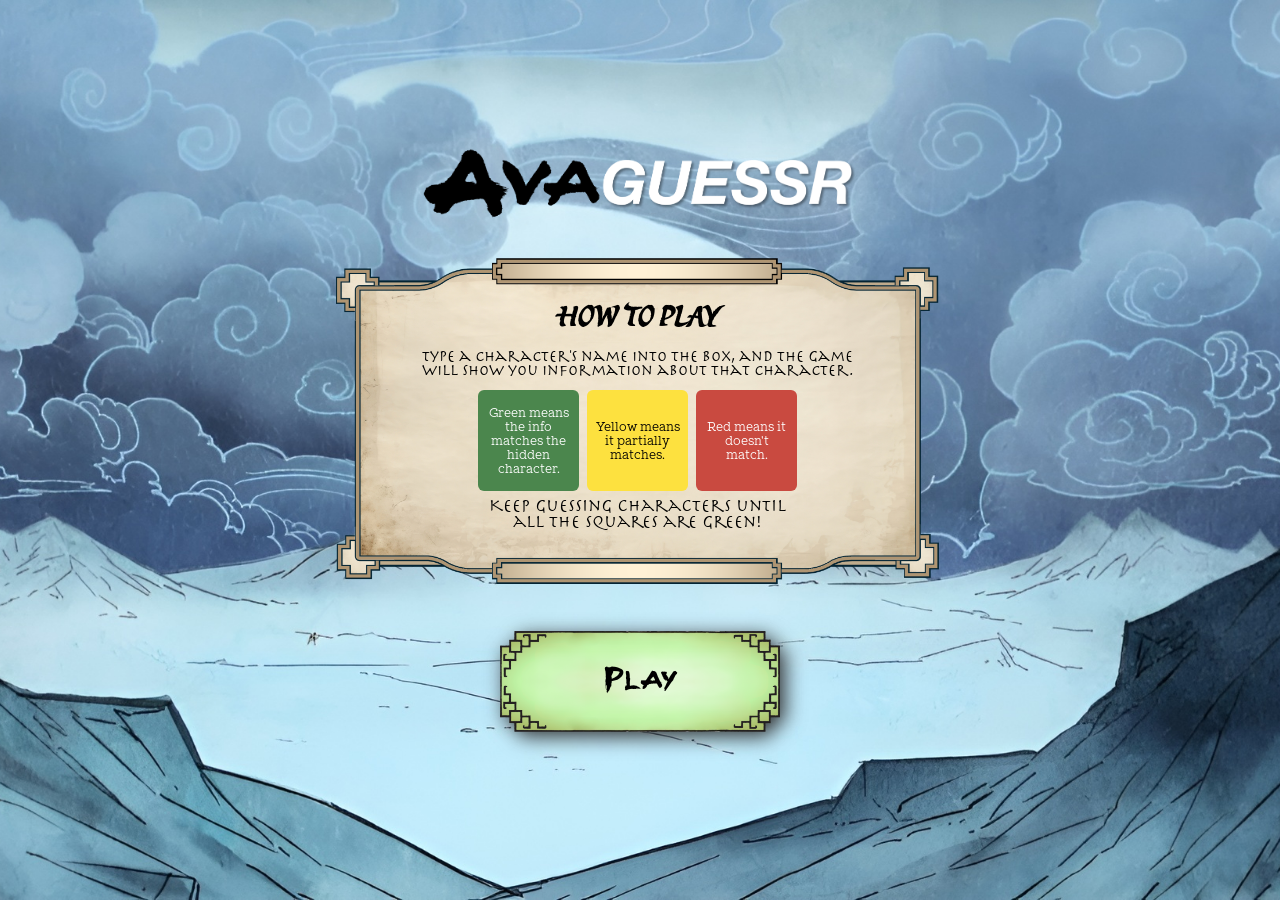
<file: game1.html>
<!DOCTYPE html>
<html lang="en">
<head>
    <meta charset="UTF-8">
    <meta name="viewport" content="width=device-width, initial-scale=1.0">
    <title>Character Guessr - Avatar Edition</title>
    <link rel="stylesheet" href="assets/css/game1.css">
</head>
<body>
    <!-- Game container -->
    <main class="game-container">
        <!-- Game logo and instructions -->
        <div class="game-intro">
            <!-- TODO: Replace with actual game logo -->
            <a href="game1.html">
                <img src="assets/images/game1images/gamelogo.png" alt="Character Guessr Logo" class="game-logo">
            </a>
        </div>

        <!-- Game settings -->
        <div class="game-settings" id="gameSettings">
            <div class="game-instructions">
                <h2 class="instructions-title">HOW TO PLAY</h2>
                <p>Type a character's name into the box, and the game will show you information about that character.</p>
                
                <div class="instruction-boxes">
                    <div class="instruction-box green">
                        Green means the info matches the hidden character.
                    </div>
                    <div class="instruction-box yellow">
                        Yellow means it partially matches.
                    </div>
                    <div class="instruction-box red">
                        Red means it doesn't match.
                    </div>
                </div>
                
                <p>Keep guessing characters until<br>all the squares are green!</p>
            </div>
            <button id="playButton" class="play-button" disabled>Play</button>

        </div>

        <!-- Game area (hidden until play is clicked) -->
        <div class="game-area" id="gameArea" style="display: none;">
            <div class="game-controls">
                <button id="howToPlayButton" class="control-button">How to Play</button>
                <button id="hintButton" class="control-button">Hint</button>
                <button id="giveUpButton" class="give-up-button">Give Up</button>
            </div>
            <!-- Hint display container -->
            <div id="hintDisplay" class="hint-display" style="display: none;">
                <div class="hint-content">
                    <span class="hint-title">Hint 1:</span>
                    <span class="hint-text"></span>
                </div>
            </div>
            <div class="guess-input-container">
                <div class="input-wrapper">
                    <input type="text" id="characterInput" placeholder="Enter character name...">
                    <div id="autoComplete" class="autocomplete-items"></div>
                </div>
                <button id="submitGuess" class="submit-arrow" aria-label="Submit guess">→</button>
            </div>
            <div id="columnHint" class="column-hint" style="display: none;">
                Click the column headers to see all possible values
            </div>
            <div id="guessRows" class="guess-rows"></div>
            <div id="scrollHint" class="scroll-hint" style="display: none;">
                Scroll →
            </div>
            <div id="gameComplete" class="game-complete" style="display: none;">
                <div id="characterImageWrapper" class="character-image-wrapper">
                    <img id="characterImage" class="character-image" alt="Character" style="display: none;">
                </div>
                <p id="successMessage"></p>
                <button id="gameCompleteSettingsButton" class="settings-button">Settings</button>
                <button id="replayButton" class="replay-button">Play Again</button>
                
            </div>
        </div>

        <!-- Instructions Overlay -->
        <div id="instructionsOverlay" class="instructions-overlay" style="display: none;">
            <div class="overlay-content">
                <button id="closeInstructions" class="close-button">&times;</button>
                <div class="game-instructions">
                    <h2 class="instructions-title">HOW TO PLAY</h2>
                    <p>Type a character's name into the box, and the game will show you information about that character.</p>
                    
                    <div class="instruction-boxes">
                        <div class="instruction-box green">
                            Green means the info matches the hidden character.
                        </div>
                        <div class="instruction-box yellow">
                            Yellow means it partially matches.
                        </div>
                        <div class="instruction-box red">
                            Red means it doesn't match.
                        </div>
                    </div>
                    
                    <p>Keep guessing characters until<br>all the squares are green!</p>
                </div>
            </div>
        </div>

        <!-- Column Info Overlay -->
        <div id="columnInfoOverlay" class="column-info-overlay">
            <div class="column-info-content">
                <button id="closeColumnInfo" class="column-info-close">&times;</button>
                <h2 id="columnInfoTitle" class="column-info-title"></h2>
                <ul id="columnInfoList" class="column-info-list"></ul>
            </div>
        </div>
    </main>

    <!-- Settings Modal Overlay -->
    <div id="settingsModal" class="settings-modal" style="display: none;">
        <div class="settings-modal-content">
            <span class="settings-close">&times;</span>
            <h2 class="settings-title">Settings</h2>
            <div class="difficulty-section">
                <div class="difficulty-buttons">
                    <button id="easyBtn" class="difficulty-btn">Easy</button>
                    <button id="mediumBtn" class="difficulty-btn selected">Medium</button>
                    <button id="hardBtn" class="difficulty-btn">Hard</button>
                </div>
                <p id="difficultyDescription" class="difficulty-description">Even mix of main and side characters.</p>
            </div>
            <p class="checkbox-header">Include Characters from:</p>
            <div class="checkbox-container">
                <div class="checkbox-group">
                    <input type="checkbox" id="atla" checked>
                    <label for="atla">Avatar: The Last Airbender</label>
                </div>
                
                <div class="checkbox-group">
                    <input type="checkbox" id="lok" checked>
                    <label for="lok">The Legend of Korra</label>
                </div>

                <div class="checkbox-group has-submenu">
                    <input type="checkbox" id="comics" checked>
                    <label for="comics">Comics</label>
                    <div class="submenu">
                            <div class="checkbox-group">
                                <input type="checkbox" id="avatar-comics" checked>
                                <label for="avatar-comics">Avatar Comics</label>
                            </div>
                            <div class="checkbox-group">
                                <input type="checkbox" id="korra-comics" checked>
                                <label for="korra-comics">Korra Comics</label>
                            </div>
                        </div>
                    </div>
                    
                    <div class="checkbox-group has-submenu">
                        <input type="checkbox" id="novels" checked>
                        <label for="novels">Novels</label>
                        <div class="submenu">
                            <div class="checkbox-group">
                                <input type="checkbox" id="kyoshi-novels" checked>
                                <label for="kyoshi-novels">Kyoshi Novels</label>
                            </div>
                            <div class="checkbox-group">
                                <input type="checkbox" id="yangchen-novels" checked>
                                <label for="yangchen-novels">Yangchen Novels</label>
                            </div>
                            <div class="checkbox-group">
                                <input type="checkbox" id="roku-novels" checked>
                                <label for="roku-novels">Roku Novels</label>
                            </div>
                            <div class="checkbox-group">
                                <input type="checkbox" id="avatar-novels" checked>
                                <label for="avatar-novels">Avatar Novels</label>
                            </div>
                        </div>
                    </div>
                </div>
                <button id="settingsPlayButton" class="settings-play-button">Play</button>
            </div>
        </div>
    </div>

    <script src="assets/js/game1.js"></script>
</body>
</html>
</file>
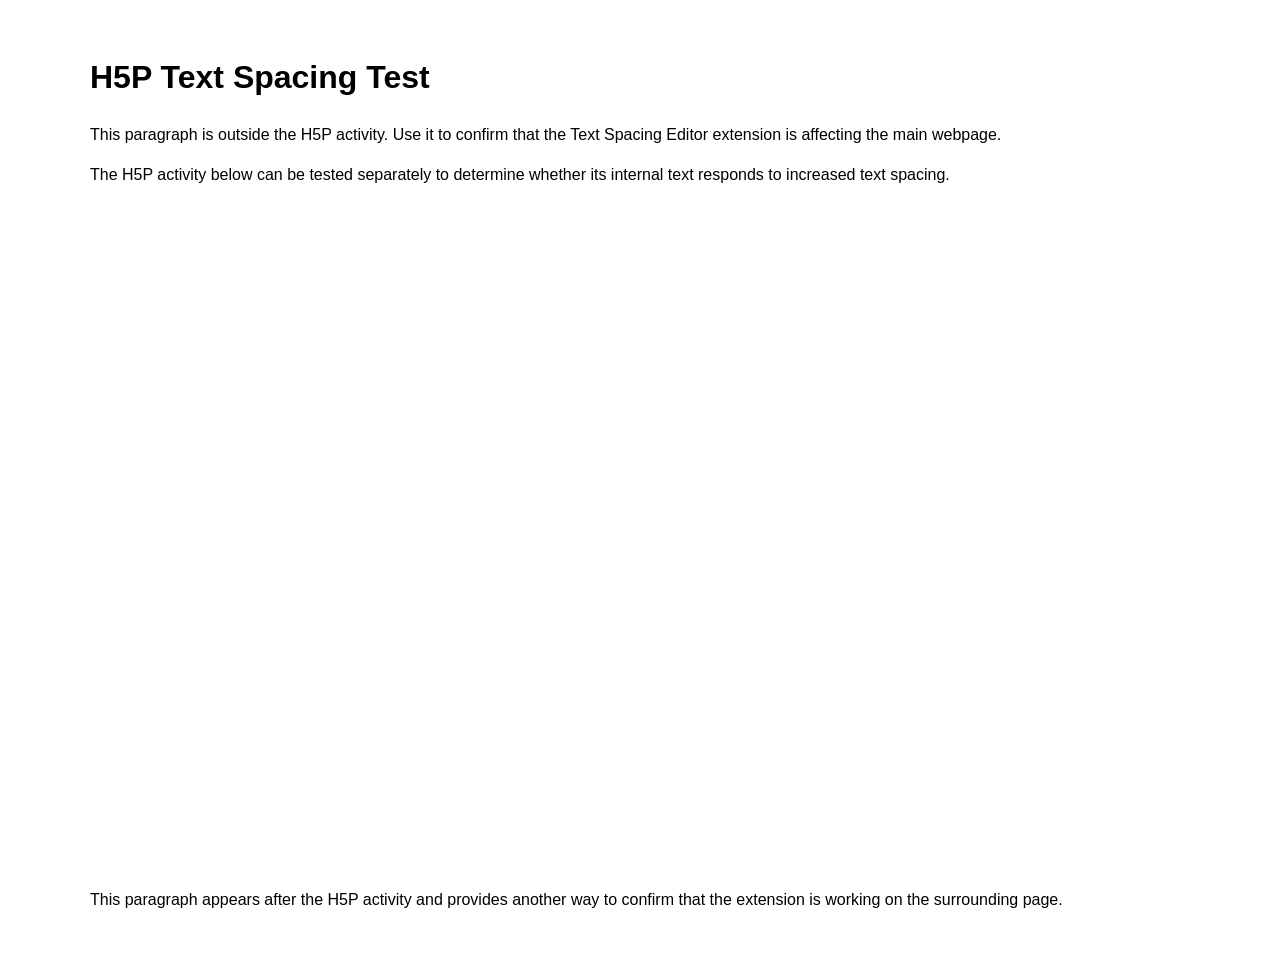
<file: linespacing.html>
<!DOCTYPE html>
<html lang="en">
<head>
  <meta charset="UTF-8">
  <meta name="viewport" content="width=device-width, initial-scale=1.0">

  <title>H5P Text Spacing Test</title>

  <style>
    * {
      box-sizing: border-box;
    }

    body {
      margin: 0;
      padding: 2rem;
      font-family: Arial, sans-serif;
      line-height: 1.5;
    }

    main {
      max-width: 1100px;
      margin: 0 auto;
    }

    .h5p-wrapper {
      width: 100%;
      max-width: 1088px;
      margin: 2rem auto;
    }

    .h5p-wrapper iframe {
      display: block;
      width: 100%;
      max-width: 1088px;
      min-height: 637px;
      border: 0;
    }
  </style>
</head>

<body>
  <main>
    <h1>H5P Text Spacing Test</h1>

    <p>
      This paragraph is outside the H5P activity. Use it to confirm that the
      Text Spacing Editor extension is affecting the main webpage.
    </p>

    <p>
      The H5P activity below can be tested separately to determine whether its
      internal text responds to increased text spacing.
    </p>

    <div class="h5p-wrapper">
      <iframe
        src="https://byu.h5p.com/content/1293012129463152358/embed"
        width="1088"
        height="637"
        frameborder="0"
        allowfullscreen="allowfullscreen"
        allow="autoplay *; geolocation *; microphone *; camera *; midi *; encrypted-media *"
        title="Test line spacing">
      </iframe>
    </div>

    <p>
      This paragraph appears after the H5P activity and provides another way
      to confirm that the extension is working on the surrounding page.
    </p>
  </main>

  <script
    src="https://byu.h5p.com/js/h5p-resizer.js"
    charset="UTF-8">
  </script>
</body>
</html>
</file>
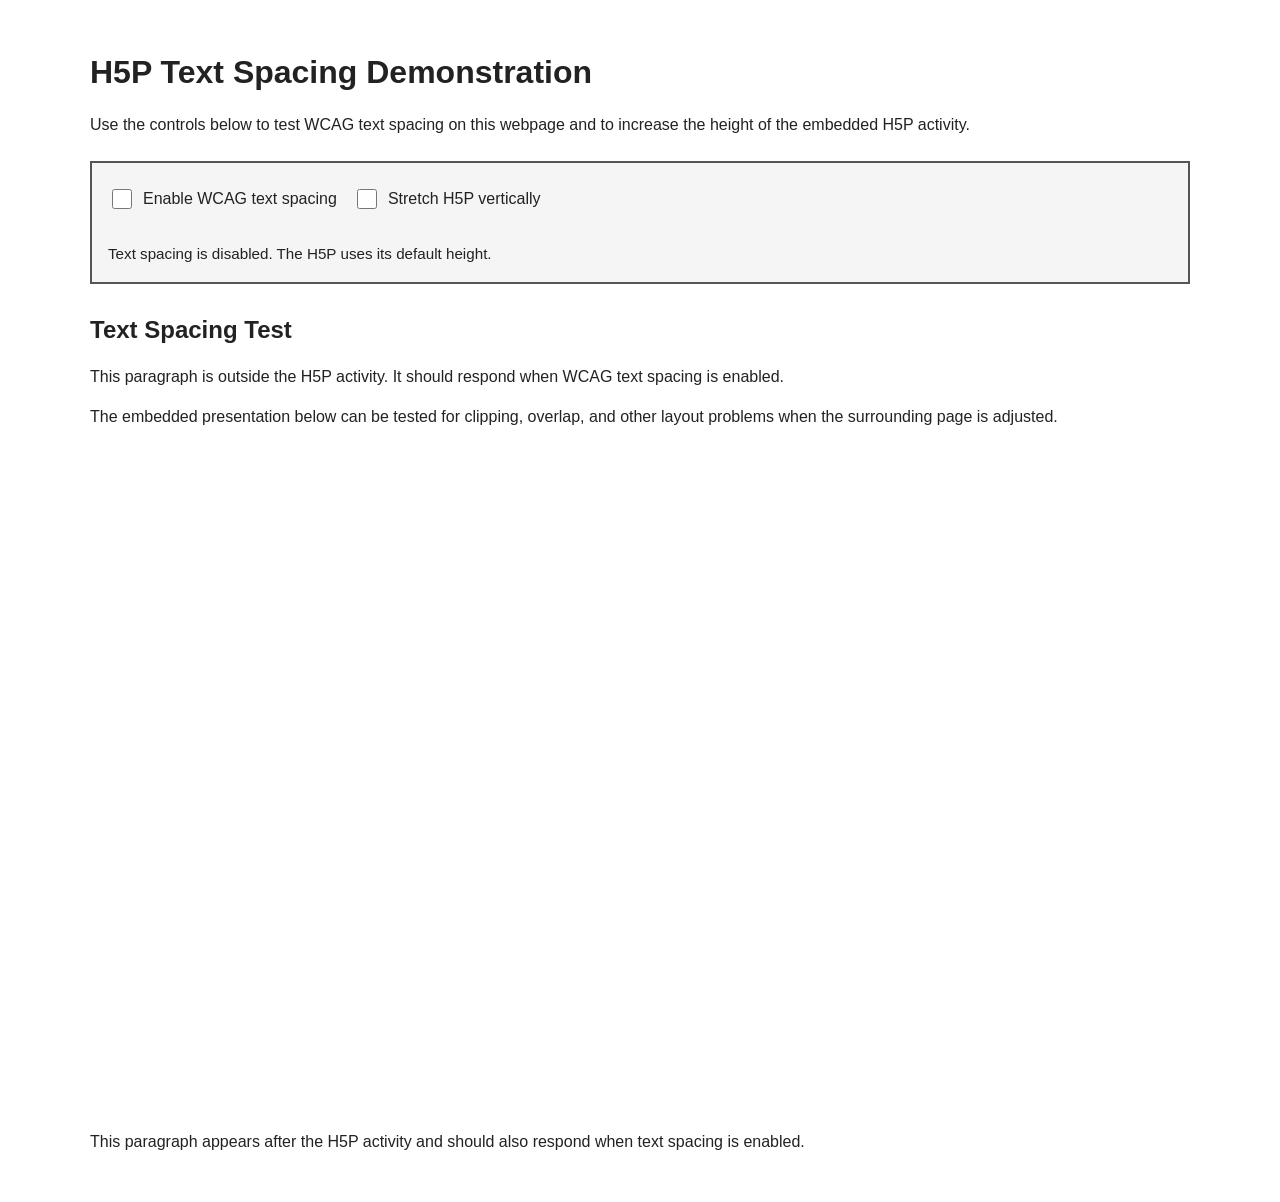
<file: linespacing2.html>
<!DOCTYPE html>
<html lang="en">
<head>
  <meta charset="UTF-8">
  <meta name="viewport" content="width=device-width, initial-scale=1.0">

  <title>H5P Text Spacing Demonstration</title>

  <style>
    * {
      box-sizing: border-box;
    }

    body {
      margin: 0;
      padding: 2rem;
      font-family: Arial, sans-serif;
      font-size: 1rem;
      line-height: 1.5;
      color: #222;
      background: #fff;
    }

    header,
    main {
      width: 100%;
      max-width: 1100px;
      margin: 0 auto;
    }

    header {
      margin-bottom: 2rem;
    }

    h1,
    h2 {
      line-height: 1.2;
    }

    .controls {
      display: flex;
      flex-wrap: wrap;
      gap: 1rem;
      margin: 1.5rem 0 2rem;
      padding: 1rem;
      border: 2px solid #555;
      background: #f5f5f5;
    }

    .control {
      display: flex;
      align-items: center;
      gap: 0.5rem;
      min-height: 2.5rem;
    }

    .control input {
      width: 1.25rem;
      height: 1.25rem;
    }

    .status {
      width: 100%;
      margin: 0.5rem 0 0;
      font-size: 0.95rem;
    }

    .h5p-wrapper {
      width: 100%;
      max-width: 1088px;
      margin: 2rem auto;
      overflow: visible;
    }

    .h5p-wrapper iframe {
      display: block;
      width: 100%;
      max-width: 1088px;
      height: 637px;
      min-height: 637px;
      border: 0;
    }

    /*
      When enabled, the outer iframe becomes taller.
      !important helps prevent the H5P resize script from immediately
      replacing this height with its calculated height.
    */
    .h5p-wrapper.is-stretched iframe {
      height: 1200px !important;
      min-height: 1200px;
    }

    /*
      WCAG 1.4.12-style text spacing applied to this page.
      This does not penetrate the cross-origin H5P iframe.
    */
    .spacing-enabled,
    .spacing-enabled * {
      line-height: 1.5 !important;
      letter-spacing: 0.12em !important;
      word-spacing: 0.16em !important;
    }

    .spacing-enabled p {
      margin-bottom: 2em !important;
    }
  </style>
</head>

<body>
  <header>
    <h1>H5P Text Spacing Demonstration</h1>

    <p>
      Use the controls below to test WCAG text spacing on this webpage and to
      increase the height of the embedded H5P activity.
    </p>

    <div class="controls" aria-label="Page display controls">
      <label class="control">
        <input type="checkbox" id="spacing-toggle">
        <span>Enable WCAG text spacing</span>
      </label>

      <label class="control">
        <input type="checkbox" id="height-toggle">
        <span>Stretch H5P vertically</span>
      </label>

      <p class="status" id="status-message" aria-live="polite">
        Text spacing is disabled. The H5P uses its default height.
      </p>
    </div>
  </header>

  <main id="page-content">
    <section aria-labelledby="test-heading">
      <h2 id="test-heading">Text Spacing Test</h2>

      <p>
        This paragraph is outside the H5P activity. It should respond when WCAG
        text spacing is enabled.
      </p>

      <p>
        The embedded presentation below can be tested for clipping, overlap,
        and other layout problems when the surrounding page is adjusted.
      </p>

      <div class="h5p-wrapper" id="h5p-wrapper">
        <iframe
          id="h5p-frame"
          src="https://byu.h5p.com/content/1293012129463152358/embed"
          width="1088"
          height="637"
          frameborder="0"
          allowfullscreen="allowfullscreen"
          allow="autoplay *; geolocation *; microphone *; camera *; midi *; encrypted-media *"
          title="Test line spacing">
        </iframe>
      </div>

      <p>
        This paragraph appears after the H5P activity and should also respond
        when text spacing is enabled.
      </p>
    </section>
  </main>

  <script>
    const spacingToggle = document.getElementById("spacing-toggle");
    const heightToggle = document.getElementById("height-toggle");
    const pageContent = document.getElementById("page-content");
    const h5pWrapper = document.getElementById("h5p-wrapper");
    const h5pFrame = document.getElementById("h5p-frame");
    const statusMessage = document.getElementById("status-message");

    function updateDisplay() {
      const spacingEnabled = spacingToggle.checked;
      const heightEnabled = heightToggle.checked;

      pageContent.classList.toggle("spacing-enabled", spacingEnabled);
      h5pWrapper.classList.toggle("is-stretched", heightEnabled);

      statusMessage.textContent =
        (spacingEnabled ? "Text spacing is enabled. " : "Text spacing is disabled. ") +
        (heightEnabled
          ? "The H5P uses a height of 1200 pixels."
          : "The H5P uses its default height.");

      /*
        This sends a request to the H5P iframe. It will only have an effect if
        the H5P content is specifically programmed to listen for this message.
      */
      h5pFrame.contentWindow.postMessage(
        {
          type: "text-spacing-toggle",
          enabled: spacingEnabled,
          lineHeight: "1.5",
          letterSpacing: "0.12em",
          wordSpacing: "0.16em",
          paragraphSpacing: "2em"
        },
        "https://byu.h5p.com"
      );
    }

    spacingToggle.addEventListener("change", updateDisplay);
    heightToggle.addEventListener("change", updateDisplay);
  </script>

  <!-- H5P's dynamic resizing script -->
  <script
    src="https://byu.h5p.com/js/h5p-resizer.js"
    charset="UTF-8">
  </script>
</body>
</html>
</file>
<file: assets/css/game1.css>
/* Game page specific background */
body {
    background-image: url("../images/game1images/game_background.png");
    background-size: cover;
    background-attachment: fixed;
    background-position: center;
    background-repeat: no-repeat;
    height: 100vh;
    background-color: #1a1a1a; /* Fallback color that matches the background */
    overflow-x: hidden;
    overflow-y: auto;
    margin: 0;
    padding: 0px 0;
}

/* Game container styles */
.game-container {
    width: 100%;
    max-width: 100%;
    margin: 0;
    padding: 0.25rem;
    display: flex;
    flex-direction: column;
    justify-content: center;
    align-items: center;
    min-height: calc(100vh - 40px);
    box-sizing: border-box;
}

/* When game is active, prevent vertical centering jump */
.game-container.game-active {
    justify-content: flex-start;
    padding-top: 5vh;
}

@font-face {
    font-family: "LockeRegular";
    src: url("../fonts/Locke-Regular.woff2") format("woff2");
}

@font-face {
    font-family: "AvatarAirbender";
    src: url("../fonts/AvatarAirbender.woff2") format("woff2");
}

@font-face {
    font-family: "SpiritITC";
    src: url("../fonts/SpiritITC-Italic.woff2") format("woff2");
}

@font-face {
    font-family: "Herculanum";
    src: url("../fonts/Herculanum.woff2") format("woff2");
}

/* G.instruction-box {
    flex: 1;
    max-width: 85px;
    padding: 0.5rem;
    border-radius: 6px;
    color: white;
    font-size: 0.8rem;
    line-height: 1.2;
    display: flex;
    align-items: center;
    justify-content: center;
    aspect-ratio: 1;
    background-color: rgba(0, 0, 0, 0.7);
    text-align: center;
        font-family: "LockeRegular", Arial, sans-serif;
}es */
.game-header {
    background-color: rgba(0, 0, 0, 0.6);
    padding: 1rem 2rem;
    display: flex;
    justify-content: space-between;
    align-items: center;
    position: fixed;
    top: 0;
    left: 0;
    right: 0;
    z-index: 1000;
}

.game-nav {
    display: flex;
    gap: 2rem;
}

.game-nav a {
    color: white;
    text-decoration: none;
    font-size: 1.1rem;
    transition: color 0.3s;
}

.game-nav a:hover {
    color: #ffd700;
}

/* Game intro styles */
.game-intro {
    text-align: center;
    margin-top: 20px;
    margin-bottom: 0.5rem;
    display: inline-block;
    width: 100%;
    line-height: 0;
}

.game-logo {
    max-width: min(500px, 90vw);
    width: 100%;
    margin-top: -2vh;
    height: auto;
    margin-bottom: -2rem;
}

/* Game area spacer to center input bar vertically */
.game-area {
    margin-top: 2vh;
    align-content: center;
    align-items: center;
}

/* Fixed layout for game area when table appears */
.game-container.game-active .game-area {
    position: relative;
}

.game-controls,
.game-container.game-active .game-controls,
.game-container.game-active .guess-input-container {
    position: relative;
    z-index: 10;
    display: flex;
}

/* Column hint should have lower z-index to stay behind autocomplete */
.game-container.game-active .column-hint {
    position: relative;
    z-index: 1;
}

/* Reserve space for the table area to prevent jumping */
.game-container.game-active .table-scroll-wrapper {
    margin-top: 1rem;
    position: relative;
    z-index: 5;
}

.game-container.game-active .guess-rows {
    min-height: 0;
}

/* Column hint text styling */
.column-hint {
    text-align: center;
    color: white;
    font-family: "SpiritITC", Arial, sans-serif;
    font-size: 1rem;
    margin: 1rem 0;
    text-shadow: 2px 2px 4px rgba(0, 0, 0, 0.8);
}

/* Hint display styling */
.hint-display {
    text-align: center;
    margin: 1rem 0;
    padding: 0.8rem 1rem;
    background-color: rgba(0, 0, 0, 0.8);
    border: 2px solid #4caf50;
    border-radius: 8px;
    max-width: 600px;
    margin-left: auto;
    margin-right: auto;
}

.hint-content {
    color: white;
    font-family: "SpiritITC", Arial, sans-serif;
}

.hint-title {
    font-weight: bold;
    color: #4caf50;
    font-size: 1.1rem;
    margin-right: 0.5rem;
}

.hint-text {
    font-size: 1rem;
    line-height: 1.3;
    text-shadow: 1px 1px 2px rgba(0, 0, 0, 0.8);
}

.individual-hint {
    margin-bottom: 0.5rem;
    padding: 0.3rem 0;
    border-bottom: 1px solid rgba(76, 175, 80, 0.3);
}

.individual-hint:last-child {
    border-bottom: none;
    margin-bottom: 0;
}

.individual-hint strong {
    color: #4caf50;
    font-weight: bold;
}

/* Scroll hint text styling - only visible when scrolling is needed */
.scroll-hint {
    display: none;
    text-align: center;
    color: rgb(0, 0, 0);
    font-family: "SpiritITC", Arial, sans-serif;
    font-size: 1.2rem;
    margin: 1rem 0 0.5rem 0;
    position: relative;
    z-index: 10;
    order: -1; /* Ensure it appears right after the table */
    padding-bottom: 0.5rem;
    text-shadow: 2px 2px 4px rgba(255, 255, 255, 0.5), 
                 -2px -2px 4px rgba(255, 255, 255, 0.5),
                 2px -2px 4px rgba(255, 255, 255, 0.5),
                 -2px 2px 4px rgba(255, 255, 255, 0.5);
}

/* Unified .game-instructions appearance in both game-settings and game-area */
.game-instructions {
    background-image: url("../images/game1images/AvatarPlacard.png");
     /* make decorative background image slightly larger than the placard
         without affecting text sizing or alignment */
     /* slightly reduced background zoom to avoid heavy cropping
         and expand the placard width so the image has room */
     background-size: 100%;
     background-position: center;
     background-repeat: no-repeat;
     /* keep the placard narrower than the full viewport so it visually
         centers above the smaller, centered buttons */
     width: min(1100px, 100%);
     width: max(520px);
    aspect-ratio: 1.6;
    /* reduce side padding so inner elements can center correctly */
    padding: 5% 8% 6% 8%;
    border-radius: 8px;
    margin: 0;
    text-align: center;
    line-height: 0.9;
    font-size: clamp(0.9rem, 2.2vw, 1.3rem);
    display: flex;
    flex-direction: column;
    justify-content: center;
    align-items: center;
    gap: 0%;
    position: relative;
    transform: translateX(-44px);
    left: auto;
    right: auto;
    align-content: center;
}

/* Style for the top and bottom text */
.instructions-title {
    color: black;
    font-size: clamp(1.5rem, 3vw, 1.7rem);
    margin: 0 0 clamp(0.2rem, 0.8vw, 0.4rem) 0;
    font-weight: bold;
    font-family: "SpiritITC", Arial, sans-serif;
}

.game-instructions > p {
    color: black;
    margin: 0;
    max-width: 90%;
    padding: 0 1%;
    font-family: "Herculanum", Arial, sans-serif;
    font-size: clamp(0.9rem, 1.8vw, 1rem);
    margin-top: 0.8rem;
}

.game-instructions > p:last-child {
    font-family: "Herculanum", Arial, sans-serif;
    font-style: normal;
    font-size: clamp(0.9rem, 2.4vw, 1.2rem);
    margin-top: clamp(1rem, 3.5vw, 1.4rem);
}

.game-instructions br {
    display: block;
    content: "";
}


/* Instruction boxes styles */
.instruction-boxes {
    display: flex;
    justify-content: center;
    gap: clamp(0.3rem, 1vw, 0.5rem);
    margin: clamp(0.4rem, 1.5vw, 0.8rem) 0;
    /* ensure boxes container itself is centered inside the placard */
    width: 100%;
    max-width: 640px;
    margin-left: auto;
    margin-right: auto;
}

.instruction-box {
    width: clamp(60px, 14vw, 85px);
    height: clamp(60px, 14vw, 85px);
    padding: clamp(0.3rem, 1vw, 0.5rem);
    border-radius: clamp(4px, 1vw, 6px);
    color: white;
    font-size: clamp(0.6rem, 1.5vw, 0.8rem);
    line-height: 1.1;
    display: flex;
    align-items: center;
    justify-content: center;
    background-color: rgba(0, 0, 0, 0.7);
    text-align: center;
    font-family: "LockeRegular", Arial, sans-serif;
    flex-shrink: 0;
}

.instruction-box.green {
    background-color: #4b864d;
    font-family: 'LockeRegular', Arial, sans-serif;

}

.instruction-box.yellow {
    background-color: #fde13f;
    color: black;
    font-family: 'LockeRegular', Arial, sans-serif;
}

.instruction-box.red {
    background-color: #c94a40;
    align-items: center;
    font-family: 'LockeRegular', Arial, sans-serif;
}

.game-instructions > p:first-child {
    font-size: 0.95rem;
    margin-bottom: 0.5rem;
    max-width: 90%;
    margin-left: auto;
    margin-right: auto;
    word-wrap: break-word;
    white-space: normal;
    line-height: 1.3;
}

.game-instructions > p:last-child {
    margin-top: -0.3rem;
    font-style: normal;
    font-size: 1.1rem;
}

/* Checkbox styles */
.checkbox-container {
    display: flex;
    justify-content: center;
    gap: 1rem;
    position: relative;
    flex-wrap: wrap;
}

.checkbox-group {
    position: relative;
    background: rgba(0, 0, 0, 0.7);
    padding: 1rem 1.5rem;
    border-radius: 8px;
    height: 30px;
    display: flex;
    align-items: center;
}

.checkbox-group.has-submenu .submenu {
    display: none;
    position: absolute;
    top: 100%;
    left: 0;
    background: #2a2a2a;
    padding: 0.6rem;
    border-radius: 6px;
    box-shadow: 0 2px 10px rgba(0,0,0,0.3);
    z-index: 1000;
    min-width: 160px;
    margin-top: 0.3rem;
    font-size: 0.9rem;
}

.checkbox-group.has-submenu:hover .submenu {
    display: block;
}

.checkbox-group.has-submenu:hover::after {
    content: '';
    position: absolute;
    top: 100%;
    left: 0;
    width: 100%;
    height: 20px;
    background: transparent;
}

.column-header,
.guess-cell {
    border-radius: 8px;
    overflow: hidden;
}

/* Hide control buttons when game is over */
.game-won .game-controls {
    display: none !important;
}

/* Ensure checkboxes are visible on replay screen */
.game-won .checkbox-container {
    display: flex;
    margin-top: 1rem;
}

.checkbox-group.has-submenu:hover .submenu {
    display: block;
}

.submenu .checkbox-group {
    margin: 0.3rem 0;
    padding: 0.3rem;
}

.checkbox-group {
    margin: 0.5rem 0;
    position: relative;
}

.checkbox-group label {
    margin-left: 0.5rem;
    cursor: pointer;
    color: white;
    font-family: 'LockeRegular', Arial, sans-serif;
}

.has-submenu {
    border: 1px solid rgba(255, 255, 255, 0.1);
    padding: 1rem;
    border-radius: 8px;
    background: rgba(0, 0, 0, 0.7);
}

.submenu {
    margin-left: 1.5rem;
    margin-top: 0.5rem;
}

/* Game area styles */
.guess-input-container {
    position: relative;
    margin-bottom: 1rem;
    z-index: 100;
    display: flex;
    justify-content: center;
    align-items: stretch;
    width: 100%;
    gap: 0.5rem;
}

.input-wrapper {
    position: relative;
    width: min(900px, 90vw);
    max-width: 900px;
}

#characterInput {
    width: 100%;
    padding: 0.8rem;
    font-size: 1rem;
    border: 2px solid #ddd;
    border-radius: 8px;
    margin: 0;
    display: block;
    box-sizing: border-box;
    position: relative;
    z-index: 1001;
    background-color: white;
}

.autocomplete-items {
    position: absolute;
    border: 1px solid #ddd;
    border-top: none;
    z-index: 1000;
    top: calc(100% - 5px);
    left: 0;
    width: calc(100% - 5px);
    background-color: white;
    border-radius: 0 0 8px 8px;
    max-height: 200px;
    overflow-y: auto;
    box-sizing: border-box;
}

.submit-arrow {
    background-color: #1f4b6a;
    background-image: url("../images/game1images/enterarrow.png");
    background-size: 60%;
    background-position: center;
    background-repeat: no-repeat;
    color: transparent;
    border: 2px solid #93acbe;
    padding: 0.8rem 1.2rem;
    border-radius: 8px;
    font-size: 1.5rem;
    cursor: pointer;
    transition: all 0.3s ease;
    display: flex;
    align-items: center;
    justify-content: center;
    min-width: 50px;
    height: 49px;
    flex-shrink: 0;
}

.submit-arrow:hover {
    background-color: #112b3d;
    transform: scale(1.05);
}

.submit-arrow:active {
    transform: scale(0.95);
}

/* Mobile responsive sizing for input and autocomplete */
@media (max-width: 600px) {
    .game-instructions {
        width: 82%;
        max-width: 100vw;
        margin: 0 auto;
        padding: 5% 8%;
        /* ensure background doesn't get cropped on small screens */
        background-size: contain;
        background-image: url("../images/game1images/AvatarPlacardMobile.png");
        position: static;
        transform: none;
        left: auto;
        right: auto;
        font-size: clamp(1.3rem, 3vw, 1.7rem);
        min-height: 270px;
        aspect-ratio: auto;
    }
    
    .instructions-overlay .game-instructions {
        width: 85%;
        max-width: 92vw;
        margin: 0 auto;
        padding: 5% 8%;
        background-size: contain;
        background-image: url("../images/game1images/AvatarPlacardMobile.png");
        position: static;
        transform: none;
        left: auto;
        right: auto;
        font-size: clamp(1.3rem, 3vw, 1.7rem);
        min-height: 270px;
        aspect-ratio: auto;
        line-height: 0.9;
    }
    
    .overlay-content {
        display: flex;
        justify-content: center;
        align-items: center;
        padding: 20px;
    }
    
    .instruction-box {
        width: clamp(80px, 18vw, 110px);
        height: clamp(80px, 18vw, 110px);
        font-size: clamp(0.8rem, 2vw, 1rem);
        padding: clamp(0.4rem, 1.2vw, 0.6rem);
    }
    
    /* Reduce font size for the last instruction line on mobile */
    .game-instructions > p:last-of-type {
        font-size: clamp(1rem, 2.5vw, 1.3rem);
        margin-top: 0.3rem;
    }
    
    body {
        display: flex;
        flex-direction: column;
        align-items: center;
        text-align: center;
        min-height: 100vh;
        height: 100vh;
        min-height: 100dvh; /* Dynamic viewport height for mobile browsers */
        overflow-x: hidden;
        overflow-y: auto;
        background-attachment: fixed;
        background-size: cover;
        background-position: center center;
        background-repeat: no-repeat;
        justify-content: center;
    }
    
    .guess-input-container {
        width: 85%;
        max-width: 350px;
        margin: 0 auto;
        position: relative;
        display: flex;
        justify-content: center;
        gap: 0.5rem;
    }
    
    .input-wrapper {
        flex: 1;
        width: auto;
        min-width: 0;
    }
    
    .submit-arrow {
        padding: 0.6rem 1rem;
        font-size: 1.3rem;
        min-width: 45px;
        height: 45px;
    }
    
    #characterInput {
        width: 100%;
        min-width: 0;
        box-sizing: border-box;
        font-size: 16px; /* Prevent zoom on mobile */
        margin: 0;
    }
    
    .autocomplete-items {
        position: absolute;
        left: 0;
        top: calc(100% - 3px);
        z-index: 1000;
        width: 100%;
        max-height: 200px;
        overflow-y: auto;
        box-sizing: border-box;
        font-size: 16px; /* Match input font size */
    }
    
    /* Prevent viewport changes when keyboard appears */
    .game-container {
        width: 100vw;
        overflow-x: hidden;
    }
    
    /* Mobile keyboard handling - no transforms needed as browser handles automatically */
    
    /* Ensure background stays fixed but allow scrolling */
    html {
        overflow-x: hidden;
    }
    
    body.input-focused {
        overflow-y: auto;
    }
}

.autocomplete-items div {
    padding: 10px;
    cursor: pointer;
    font-family: "SpiritITC", Arial, sans-serif;
}

.autocomplete-items div:hover {
    background-color: #e9e9e9;
}

.autocomplete-items div.selected {
    background-color: #4caf50;
    color: white;
}

/* Game controls styles */
.game-controls {
    display: flex;
    gap: 0.5rem;
    justify-content: center;
    align-items: center;
    margin: 1rem auto;
    width: 100%;
    max-width: 400px;
    position: relative;
    z-index: 10;
}

/* Mobile layout: keep buttons centered and visible */
@media (max-width: 600px) {
    .game-controls {
        display: flex !important;
        flex-wrap: wrap;
        gap: 0.5rem;
        justify-content: center;
        align-items: center;
        margin: 1rem auto;
        width: 90%;
        max-width: 350px;
        position: relative;
        z-index: 10;
    }

    .control-button {
        font-size: 0.8rem;
        padding: 0.5rem 0.7rem;
        min-width: 100px;
        height: 35px;
        flex: 1;
        min-width: 0;
        max-width: 120px;
    }

    .give-up-button {
        font-size: 0.8rem;
        padding: 0.5rem 0.7rem;
        min-width: 100px;
        height: 35px;
        flex: 1;
        min-width: 0;
        max-width: 120px;
    }
    
    /* Left align autocomplete text on mobile */
    .autocomplete-items div {
        text-align: left;
    }
    
    .game-intro {
        margin-bottom: 0.5rem;
    }
    
    .game-logo {
        margin-bottom: 0;
    }
    
    /* Scale down headers and cells for mobile */
    .column-headers {
        min-height: 30px;
        padding: 0.1rem 2rem;
        margin-bottom: 1rem;
    }
    
    .column-header {
        height: 35px;
        padding: 0.3rem;
        font-size: clamp(0.9rem, 2.2vw, 1.2rem);
    }
    
    .column-header,
    .guess-cell {
        padding: 0.3rem;
        font-size: clamp(0.8rem, 1.8vw, 1rem);
        min-width: 70px;
    }
    
    /* Scale down table wrapper proportionally for mobile and ensure it's centered */
    .table-scroll-wrapper {
        transform: scale(0.85);
        transform-origin: top center;
        width: 100vw !important;
        max-width: none !important;
        margin: 0 auto !important;
        padding: 0 !important;
        box-sizing: border-box;
        position: relative;
        left: 50%;
        transform: translateX(-50%) scale(0.85);
    }
    
    /* Override game container constraints on mobile */
    .game-container {
        padding: 0 !important;
        max-width: none !important;
        width: 100vw !important;
        overflow-x: hidden;
    }
    
    /* Mobile hint display styling */
    .hint-display {
        margin: 0.8rem auto;
        padding: 0.6rem 0.8rem;
        max-width: calc(100vw - 2rem);
        width: auto;
        box-sizing: border-box;
    }
    
    .hint-title {
        font-size: 1rem;
    }
    
    .hint-text {
        font-size: 0.9rem;
    }
    
    /* Arrange checkboxes in specific rows of 2 on mobile - applies to both game settings and game over */
    .checkbox-container,
    .game-won .checkbox-container {
        display: grid !important;
        grid-template-columns: 1fr 1fr;
        column-gap: 1.65rem;
        row-gap: 0.5rem;
        max-width: 75%;
        justify-items: center;
        flex-direction: initial;
        margin: 0 auto;
    }
    
    .checkbox-group,
    .game-won .checkbox-group {
        width: 100% !important;
        min-width: 80px;
        max-width: 120px;
        padding: 0.4rem 0.6rem;
        font-size: 0.75rem;
        height: auto;
        min-height: 35px;
        justify-content: center;
        text-align: center;
    }
    
    .checkbox-group label,
    .game-won .checkbox-group label {
        line-height: 1.2;
        word-wrap: break-word;
        hyphens: auto;
        white-space: normal;
    }
    
    .checkbox-header {
        min-width: 150px;
        max-width: 180px;
        width: 90vw;
        padding: 0.5rem 1rem;
        font-size: 0.9rem;
        background-size: 100% 100%;
    }
    
    /* Scale down game controls buttons for mobile */
    .control-button,
    .give-up-button {
        min-width: 100px;
        min-height: 30px;
        padding: 0.4rem 0.8rem;
        font-size: 0.8rem;
    }
    
    /* Game complete mobile spacing */
    .game-complete {
        margin-top: 0 !important;
        margin-left: 1.5rem !important;
        margin-right: 1.5rem !important;
    }
}

.play-button, .replay-button {
    position: relative;
    z-index: 1;
    display: block;
    width: 200px;
    margin: 1rem auto;
    padding: 1rem 2rem;
    font-size: 1.2rem;
    background-image: url("../images/game1images/ancientscroll.png");
    background-size: contain;
    background-position: center;
    background-repeat: no-repeat;
    filter: drop-shadow(5px 5px 10px #333333);
    color: white;
    border: none;
    border-radius: 8px;
    cursor: pointer;
    transition: background-color 0.3s;
    box-shadow: none;
    font-family: "AvatarAirbender", Arial, sans-serif;
    min-width: 220px;
}

/* .play-button:hover, .replay-button:hover {
    background-color: #45a049;
} */

.give-up-button {
    background-image: url("../images/game1images/button.png");
    background-size: contain;
    background-repeat: no-repeat;
    background-position: center;
    background-color: transparent;
    color: #c94a40;
    border: none;
    padding: 1rem 2rem;
    border-radius: 6px;
    cursor: pointer;
    font-family: 'SpiritITC', Arial, sans-serif !important;
    min-width: 160px;
    min-height: 50px;
    font-size: 1.1rem;
    filter: drop-shadow(2px 2px 4px rgba(0, 0, 0, 0.5));
    transition: all 0.2s ease;
}

.give-up-button:hover {
    transform: scale(1.1);
    background-image: url("../images/game1images/give_up.png");
    color: white;
}

/* Control buttons (How to Play and Hint) */
.control-button {
    background-image: url("../images/game1images/button.png");
    background-size: contain;
    background-repeat: no-repeat;
    background-position: center;
    background-color: transparent;
    color: #c94a40;
    border: none;
    padding: 1rem 2rem;
    border-radius: 6px;
    cursor: pointer;
    font-family: 'SpiritITC', Arial, sans-serif !important;
    min-width: 160px;
    min-height: 50px;
    font-size: 1.1rem;
    filter: drop-shadow(2px 2px 4px rgba(0, 0, 0, 0.5));
    transition: all 0.2s ease;
}

.control-button:hover {
    transform: scale(1.1);
    color: white;
}

/* Individual button colors */
#howToPlayButton {
    color: #4a7bc8;
}

#howToPlayButton:hover {
    background-image: url("../images/game1images/how_to_play.png");
    color: white;
}

#hintButton {
    color: #4caf50;
}

#hintButton:hover {
    background-image: url("../images/game1images/hint.png");
    color: white;
}

/* Settings button */
.settings-button {
    background-image: url("../images/game1images/settings.png");
    background-size: contain;
    background-repeat: no-repeat;
    background-position: center;
    background-color: transparent;
    color: white;
    border: none;
    padding: 1rem 2rem;
    border-radius: 6px;
    cursor: pointer;
    font-family: 'SpiritITC', Arial, sans-serif !important;
    min-width: 160px;
    min-height: 50px;
    font-size: 1.1rem;
    filter: drop-shadow(2px 2px 4px rgba(0, 0, 0, 0.5));
    transition: all 0.2s ease;
    display: block;
    margin: 1rem auto;
}

.settings-button:hover {
    transform: scale(1.1);
    color: #ffd700;
}

/* Give up button keeps red color (#c94a40) from .give-up-button class */

/* Instructions Overlay */
.instructions-overlay {
    position: fixed;
    top: 0;
    left: 0;
    width: 100%;
    height: 100%;
    background-color: rgba(0, 0, 0, 0.8);
    z-index: 1000;
    display: flex;
    justify-content: center;
    align-items: center;
}

.overlay-content {
    position: relative;
    max-width: 90vw;
    max-height: 90vh;
    overflow-y: auto;
    overflow-x: hidden;
    padding: 70px;
}

.close-button {
    position: absolute;
    top: 5px;
    right: 5px;
    background-color: #c94a40;
    background-image: url('../images/game1images/x-image.png');
    background-size: 60%;
    background-repeat: no-repeat;
    background-position: center;
    color: transparent;
    border: none;
    border-radius: 50%;
    width: 40px;
    height: 40px;
    font-size: 1.5rem;
    cursor: pointer;
    z-index: 1001;
    display: flex;
    align-items: center;
    justify-content: center;
    box-shadow: 0 2px 4px rgba(0, 0, 0, 0.3);
}

.close-button:hover {
    background-color: #a83c34;
    transform: scale(1.1);
}

/* Game instructions styling when in overlay - sized to fit properly */
.instructions-overlay .game-instructions {
    width: min(1100px, 100%);
    width: max(520px);
    aspect-ratio: 1.6;
    padding: 5% 8% 6% 8%;
    margin: 0;
    left: auto;
    right: auto;
    font-size: clamp(0.9rem, 2.2vw, 1.3rem);
    line-height: 0.9;
}

/* Column info overlay styles */
.column-info-overlay {
    position: fixed;
    top: 0;
    left: 0;
    width: 100%;
    height: 100%;
    background-color: rgba(0, 0, 0, 0.8);
    z-index: 1000;
    display: none;
    justify-content: center;
    align-items: center;
}

.column-info-content {
    position: relative;
    max-width: 500px;
    width: 85vw;
    max-height: 80vh;
    background-color: white;
    border-radius: 12px;
    padding: 25px;
    overflow-y: auto;
    overflow-x: hidden;
}

.column-info-title {
    font-family: "SpiritITC", Arial, sans-serif;
    font-size: 1.5rem;
    font-weight: bold;
    margin-bottom: 1rem;
    color: #333;
    text-align: center;
}

.column-info-list {
    font-family: "LockeRegular", Arial, sans-serif;
    font-size: 1rem;
    line-height: 1.6;
    color: #555;
    margin: 0;
    padding-left: 0;
    list-style: none;
}

.column-info-list li {
    padding: 0.3rem 0;
    border-bottom: 1px solid #eee;
}

.column-info-list li:last-child {
    border-bottom: none;
}

.column-info-close {
    position: absolute;
    top: 10px;
    right: 10px;
    background-color: #ff4444;
    color: white;
    border: none;
    border-radius: 50%;
    width: 30px;
    height: 30px;
    font-size: 1.2rem;
    cursor: pointer;
    display: flex;
    align-items: center;
    justify-content: center;
    box-shadow: 0 2px 4px rgba(0, 0, 0, 0.3);
}

.column-info-close:hover {
    background-color: #cc0000;
    transform: scale(1.1);
}

/* Guess rows styles */
.guess-rows {
    display: flex;
    flex-direction: column;
    gap: 0.5rem;
    width: 100%;
    max-width: 1200px;
    margin: 0 auto;
    align-items: center;
    padding: 0 2rem;
}

/* Table scroll wrapper for headers and rows */
.table-scroll-wrapper {
    width: 100;
}

/* Horizontal scroll for the entire table on small screens */
@media (max-width: 1200px) {
    .table-scroll-wrapper {
        overflow-x: auto;
        overflow-y: visible;
        padding-bottom: 0.5rem;
        left: 50%;
        transform: translateX(-50%) scale(0.85);
        display: flex;
        flex-direction: column;
        align-items: center;
    }
    
    .column-headers {
        padding: 0.25rem 2rem;
        min-width: 1200px;
        flex-shrink: 0;
        width: 1200px;
        justify-content: center;
    }
    
    .guess-rows {
        min-width: 1200px;
        flex-shrink: 0;
        width: 1200px;
        justify-content: center;
        padding: 0 2rem;
        margin: 0 auto;
    }
    
    .guess-row {
        min-width: 1200px;
        flex-shrink: 0;
        width: 1200px;
        justify-content: center;
        margin: 0 auto;
    }
}

/* No scroll on larger screens */
@media (min-width: 1201px) {
    .table-scroll-wrapper {
        overflow-x: visible;
        display: flex;
        flex-direction: column;
        align-items: center;
    }
}

.guess-container {
    display: flex;
    flex-direction: column;
    gap: 1rem;
    margin-top: 1rem;
    align-items: center;
}

.column-headers,
.guess-row {
    display: flex;
    gap: 0.5rem;
    width: 100%;
    max-width: 1200px;
    margin: 0 auto;
}

.column-headers {
    margin-bottom: 1.5rem;
    border-radius: 8px;
    padding: 0.25rem 2rem;
    min-height: 60px;
    position: relative;
    overflow: hidden;
    min-width: 1200px;
}

.column-headers::before {
    content: '';
    position: absolute;
    top: 0;
    left: 0;
    right: 0;
    bottom: 0;
    background-image: url("../images/game1images/column_paint_header.png");
    background-size: 100% 100%;
    background-position: center;
    background-repeat: no-repeat;
    transform: rotate(0.5deg);
    z-index: -1;
}

.column-header,
.guess-cell {
    flex: 1;
    min-width: 80px;
    padding: 0.5rem;
    display: flex;
    align-items: center;
    justify-content: center;
    text-align: center;
    font-size: clamp(0.9rem, 1.5vw, 0.9rem);
    line-height: 1.4;
    word-break: break-word;
}

.column-header {
    aspect-ratio: auto;
    height: 50px;
    background-color: transparent;
    color: white;
    font-weight: bold;
    font-family: "SpiritITC", Arial, sans-serif;
    text-shadow: 1px 1px 2px rgba(0, 0, 0, 0.8);
    font-size: clamp(01.1rem, 2vw, 1.2rem);
    cursor: pointer;
    transition: color 0.3s ease;
}

.column-header:hover {
    color: #ffd700;
}

.guess-cell {
    aspect-ratio: 1;
}

.guess-cell {
    transition: all 0.3s ease;
    opacity: 0;
    font-family: "LockeRegular", Arial, sans-serif;
}

.guess-cell.correct {
    background-color: #4b864d;
    color: white;
    font-family: "LockeRegular", Arial, sans-serif;
}

.guess-cell.partial {
    background-color: #fde13f;
    color: black;
    font-family: "LockeRegular", Arial, sans-serif;

}

.guess-cell.incorrect {
    background-color: #c94a40;
    color: white;
    font-family: "LockeRegular", Arial, sans-serif;

}

/* Game complete styles */
.game-complete {
    text-align: center;
    margin-top: 2rem;
    background-color: rgba(255, 255, 255, 0.9);
    padding: 2rem;
    border-radius: 8px;
    max-width: 800px;
    margin-left: auto;
    margin-right: auto;
}

.character-image-wrapper {
    display: flex;
    justify-content: center;
    margin-bottom: 1.5rem;
}

.character-image {
    width: 120px;
    height: 120px;
    object-fit: cover;
    border-radius: 8px;
    border: 3px solid #333;
    background: #222;
}

#successMessage {
    font-size: 1.5rem;
    margin-bottom: 1rem;
    font-family: "SpiritITC", Arial, sans-serif;
}

/* Hide input area and instructions after win */
.game-won .guess-input-container {
    display: none !important;
}

.game-won .column-hint {
    display: none;
}

.game-won .game-instructions {
    display: none !important;
}

/* Show checkboxes in replay screen */
.game-won .checkbox-container {
    display: flex;
    margin-top: 1rem;
}

.checkbox-header {
    text-align: center;
    font-size: 1.2rem;
    color: white;
    background-image: url("../images/game1images/blackbrush.png");
    background-size: contain;
    background-position: center;
    background-repeat: no-repeat;
    padding: 0.8rem;
    border-radius: 8px;
    display: block;
    width: fit-content;
    min-width: 270px;
    margin-left: auto;
    margin-right: auto;
    font-family: "SpiritITC", Arial, sans-serif;
}/* Add these styles at the end of your game1.css file */

/* Change colored boxes font to Herculanum */
.instruction-box,
.guess-row > div:not(.guess-input) {
    font-family: "LockeRegular", Arial, sans-serif;
}

/* Change Play and Play Again buttons to Herculanum */
#playButton,
#replayButton {
    font-family: "AvatarAirbender", Arial, sans-serif;
}

/* nothing *//* Updated button styles */
.play-button, .replay-button {
    background-image: url("../images/game1images/ancientscroll.png");
    background-size: contain;
    background-position: center;
    background-repeat: no-repeat;
    background-color: transparent;
    color: rgb(0, 0, 0);
    padding: 35px 70px;
    border: none;
    border-radius: 5px;
    cursor: pointer;
    font-size: 2.5rem;
    margin-top: 1.2rem;
    transition: transform 0.3s ease;
    font-family: "AvatarAirbender", Arial, sans-serif;
    min-width: 280px;
}

.play-button:hover, .replay-button:hover {
    transform: scale(1.05);
}

.play-button:disabled {
    opacity: 0.6;
    cursor: not-allowed;
}

.guess-cell-with-image {
    display: flex;
    flex-direction: column;
    align-items: center;
    justify-content: flex-start;
    height: 100%;
    width: 100%;
    aspect-ratio: 1;
    min-width: 80px;
    box-sizing: border-box;
    padding: 0.25rem 0.5rem 0.5rem 0.5rem;
    overflow: hidden;
}

.guess-cell-img-wrapper {
    width: 100%;
    flex: 1 1 auto;
    display: flex;
    align-items: center;
    justify-content: center;
    min-height: 0;
    min-width: 0;
    aspect-ratio: 1 / 1;
}

.guess-cell-img {
    width: 90%;
    height: auto;
    aspect-ratio: 1 / 1;
    object-fit: cover;
    border-radius: 6px;
    margin-top: 2px;
    margin-bottom: -2px;
    display: block;
    background: #222;
    max-height: 80%;
    max-width: 90%;
}

.guess-cell-name-label {
    width: 100%;
    text-align: center;
    font-size: inherit;
    line-height: 1.1;
    margin: 0;
    padding: 0 2px;
    word-break: break-word;
    font-family: inherit;
    background: none;
    color: inherit;
}

/* When image is present, push the name to the bottom */
.guess-cell-with-image:not(.no-image) {
    justify-content: flex-end;
}

/* When image is missing, center the name */
.guess-cell-with-image.no-image {
    justify-content: center;
}

/* Ensure name label takes full space when no image */
.guess-cell-with-image.no-image .guess-cell-name-label {
    flex: 1;
    display: flex;
    align-items: center;
    justify-content: center;
}

/* Settings Modal Overlay */
.settings-modal {
    position: fixed;
    top: 0;
    left: 0;
    width: 100%;
    height: 100%;
    background-color: rgba(0, 0, 0, 0.8);
    z-index: 2000;
    display: flex;
    justify-content: center;
    align-items: center;
}

.settings-modal-content {
    background-image: url("../images/game1images/character_settings_screen.png");
    background-size: 90%;
    background-position: center;
    background-repeat: no-repeat;
    width: 95%;
    max-width: 950px;
    min-height: 600px;
    max-height: 1500px;
    overflow-y: visible;
    overflow-x: visible;
    padding: 2rem;
    position: relative;
    border-radius: 10px;
    display: flex;
    flex-direction: column;
    justify-content: flex-start;
    align-items: stretch;
}

.settings-close {
    position: absolute;
    top: 5px;
    right: 5px;
    background-color: #c94a40;
    background-image: url('../images/game1images/x-image.png');
    background-size: 60%;
    background-repeat: no-repeat;
    background-position: center;
    color: transparent;
    border: none;
    border-radius: 50%;
    width: 40px;
    height: 40px;
    font-size: 1.5rem;
    font-weight: bold;
    cursor: pointer;
    z-index: 2001;
    display: flex;
    align-items: center;
    justify-content: center;
    box-shadow: 0 2px 4px rgba(0, 0, 0, 0.3);
}

.settings-close:hover {
    background-color: #a83c34;
    transform: scale(1.1);
}

.settings-title {
    text-align: center;
    color: #8B4513;
    font-family: 'SpiritITC', Arial, sans-serif;
    margin-bottom: 1.5rem;
    margin-top: 4.5rem;
    font-size: 2.6rem;
}

/* Difficulty section */
.difficulty-section {
    text-align: center;
}

.difficulty-buttons {
    display: flex;
    justify-content: center;
    gap: 1rem;
    margin-bottom: 0.5rem;
}

.difficulty-btn {
    background-color: rgba(255, 255, 255, 0.8);
    color: #8B4513;
    border: 2px solid #8B4513;
    border-radius: 8px;
    padding: 0.75rem 1.5rem;
    font-size: 1.2rem;
    font-family: 'LockeRegular', Arial, sans-serif;
    cursor: pointer;
    transition: all 0.3s ease;
    min-width: 100px;
}

.difficulty-btn:hover {
    background-color: #8B4513;
    color: white;
}

.difficulty-btn.selected {
    color: white;
}

/* Specific colors for selected difficulty buttons */
#easyBtn.selected {
    background-color: #4b864d;
    border-color: #4b864d;
}

#mediumBtn.selected {
    background-color: #fde13f;
    color: black;
    border-color: #fde13f;
}

#hardBtn.selected {
    background-color: #c94a40;
    border-color: #c94a40;
}

.difficulty-description {
    color: #8B4513;
    font-family: 'SpiritITC', Arial, sans-serif;
    font-size: 1rem;
    margin: 0;
    font-style: italic;
}

/* Settings play button - matches home screen play button */
.settings-play-button {
    background-image: url("../images/game1images/ancientscroll.png");
    background-size: contain;
    background-position: center;
    background-repeat: no-repeat;
    background-color: transparent;
    color: rgb(0, 0, 0);
    padding: 35px 70px;
    border: none;
    border-radius: 5px;
    cursor: pointer;
    font-size: 2.5rem;
    margin-top: 1.5rem;
    transition: transform 0.3s ease;
    font-family: "AvatarAirbender", Arial, sans-serif;
    min-width: 280px;
    width: fit-content;
    align-self: center;
    filter: drop-shadow(5px 5px 10px #333333);
}

.settings-play-button:hover {
    transform: scale(1.05);
}

.settings-play-button:disabled {
    opacity: 0.6;
    cursor: not-allowed;
}

/* Settings modal mobile adjustments */
@media (max-width: 600px) {
    .settings-modal-content {
        background-image: url("../images/game1images/character_settings_screen_mobile.png");
        width: 95%;
        max-width: none;
        padding: 1.5rem;
    }
    
    .settings-close {
        top: 10px;
        right: 15px;
        font-size: 1.8rem;
    }
    
    .settings-title {
        font-size: 2rem;
    }

    .difficulty-buttons {
        gap: 0.5rem;
    }

    .difficulty-btn {
        padding: 0.6rem 1.2rem;
        font-size: 1rem;
        min-width: 80px;
    }

    .difficulty-description {
        font-size: 0.9rem;
    }
    
    .settings-play-button {
        padding: 28px 50px;
        font-size: 2.1rem;
        min-width: 250px;
    }
}
</file>
